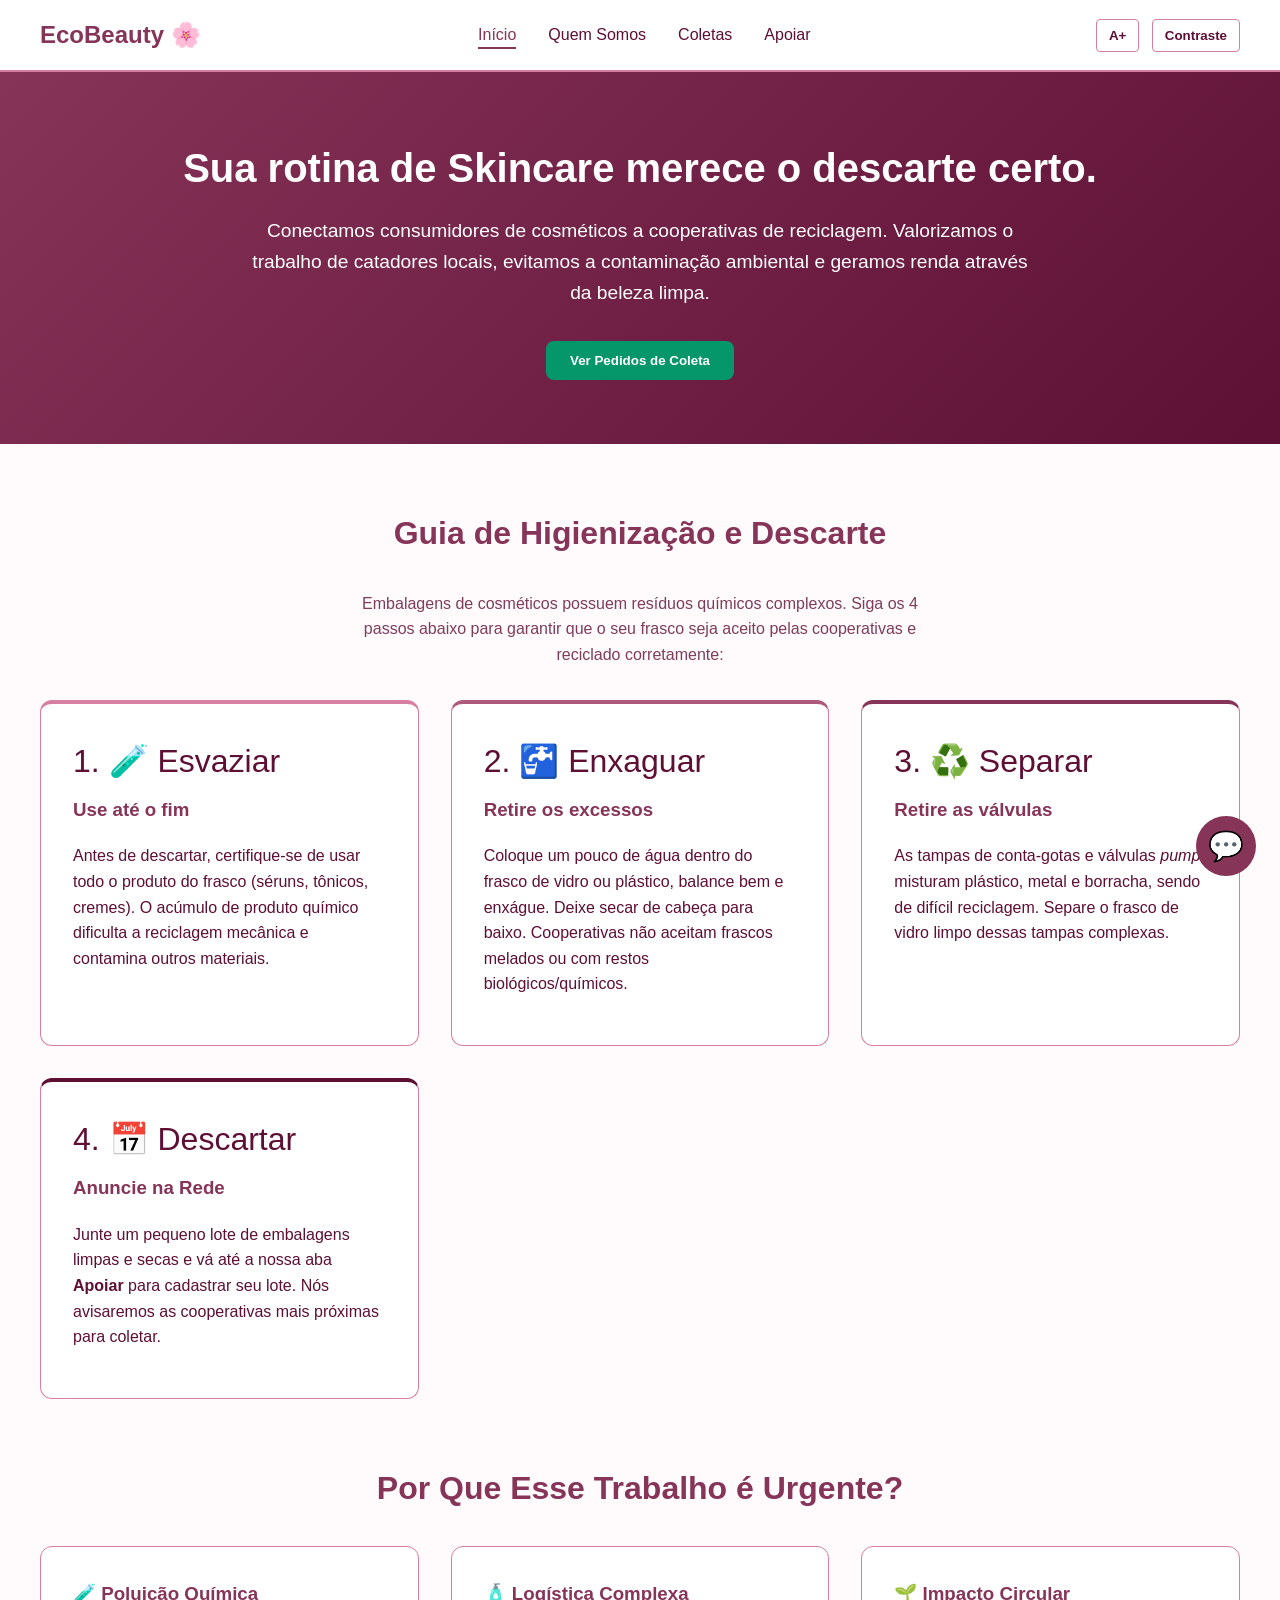
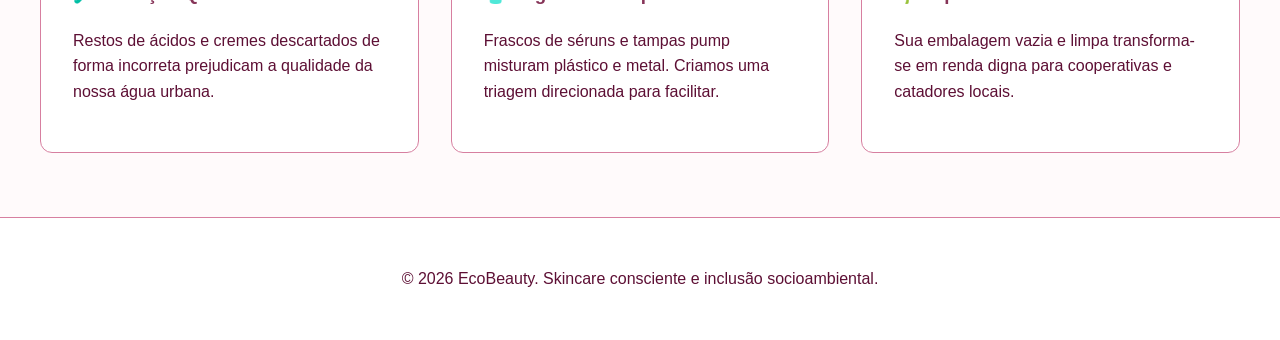
<file: index.html>
<!DOCTYPE html>
<html lang="pt-BR">
<head>
    <meta charset="UTF-8">
    <meta name="viewport" content="width=device-width, initial-scale=1.0">
    <title>EcoBeauty | Inteligência Circular em Skincare</title>
    <link rel="stylesheet" href="style.css">
</head>
<body>

    <header>
        <div class="container nav-container">
            <div class="logo">EcoBeauty 🌸</div>
            <nav aria-label="Navegação Principal">
                <ul class="nav-links">
                    <li><a href="#" class="tab-link active" data-tab="inicio">Início</a></li>
                    <li><a href="#" class="tab-link" data-tab="quem-somos">Quem Somos</a></li>
                    <li><a href="#" class="tab-link" data-tab="coletas">Coletas</a></li>
                    <li><a href="#" class="tab-link" data-tab="apoiar">Apoiar</a></li>
                </ul>
            </nav>
            <div class="accessibility-controls">
                <button onclick="toggleFontSize()">A+</button>
                <button onclick="toggleDarkMode()">Contraste</button>
            </div>
        </div>
    </header>

    <main>
        <section id="inicio" class="tab-content active-tab">
            <div class="hero">
                <div class="container">
                    <h1>Sua rotina de Skincare merece o descarte certo.</h1>
                    <p>Conectamos consumidores de cosméticos a cooperativas de reciclagem. Valorizamos o trabalho de catadores locais, evitamos a contaminação ambiental e geramos renda através da beleza limpa.</p>
                    <button class="btn" style="background-color: var(--secondary-color);" onclick="switchTab('coletas')">Ver Pedidos de Coleta</button>
                </div>
            </div>

            <div class="container" style="margin-top: var(--spacing-xl);">
                <h2 class="section-title">Guia de Higienização e Descarte</h2>
                <p style="text-align: center; max-width: 600px; margin: 0 auto var(--spacing-lg); color: var(--text-color); opacity: 0.8;">
                    Embalagens de cosméticos possuem resíduos químicos complexos. Siga os 4 passos abaixo para garantir que o seu frasco seja aceito pelas cooperativas e reciclado corretamente:
                </p>
                
                <div class="grid-container" style="margin-bottom: var(--spacing-xl);">
                    <article class="card" style="border-top: 4px solid var(--color-2);">
                        <div style="font-size: 2rem; margin-bottom: var(--spacing-sm);">1. 🧪 Esvaziar</div>
                        <h3>Use até o fim</h3>
                        <p>Antes de descartar, certifique-se de usar todo o produto do frasco (séruns, tônicos, cremes). O acúmulo de produto químico dificulta a reciclagem mecânica e contamina outros materiais.</p>
                    </article>

                    <article class="card" style="border-top: 4px solid var(--color-3);">
                        <div style="font-size: 2rem; margin-bottom: var(--spacing-sm);">2. 🚰 Enxaguar</div>
                        <h3>Retire os excessos</h3>
                        <p>Coloque um pouco de água dentro do frasco de vidro ou plástico, balance bem e enxágue. Deixe secar de cabeça para baixo. Cooperativas não aceitam frascos melados ou com restos biológicos/químicos.</p>
                    </article>

                    <article class="card" style="border-top: 4px solid var(--color-4);">
                        <div style="font-size: 2rem; margin-bottom: var(--spacing-sm);">3. ♻️ Separar</div>
                        <h3>Retire as válvulas</h3>
                        <p>As tampas de conta-gotas e válvulas <em>pump</em> misturam plástico, metal e borracha, sendo de difícil reciclagem. Separe o frasco de vidro limpo dessas tampas complexas.</p>
                    </article>

                    <article class="card" style="border-top: 4px solid var(--color-5);">
                        <div style="font-size: 2rem; margin-bottom: var(--spacing-sm);">4. 📅 Descartar</div>
                        <h3>Anuncie na Rede</h3>
                        <p>Junte um pequeno lote de embalagens limpas e secas e vá até a nossa aba <strong>Apoiar</strong> para cadastrar seu lote. Nós avisaremos as cooperativas mais próximas para coletar.</p>
                    </article>
                </div>
            </div>

            <div class="container">
                <h2 class="section-title">Por Que Esse Trabalho é Urgente?</h2>
                <div class="grid-container">
                    <article class="card">
                        <h3>🧪 Poluição Química</h3>
                        <p>Restos de ácidos e cremes descartados de forma incorreta prejudicam a qualidade da nossa água urbana.</p>
                    </article>
                    <article class="card">
                        <h3>🧴 Logística Complexa</h3>
                        <p>Frascos de séruns e tampas pump misturam plástico e metal. Criamos uma triagem direcionada para facilitar.</p>
                    </article>
                    <article class="card">
                        <h3>🌱 Impacto Circular</h3>
                        <p>Sua embalagem vazia e limpa transforma-se em renda digna para cooperativas e catadores locais.</p>
                    </article>
                </div>
            </div>
        </section>

        <section id="quem-somos" class="tab-content container">
            <h1 class="section-title">Nossa Jornada Sustentável</h1>
            <div class="card" style="margin-bottom: var(--spacing-xl); line-height: 1.8;">
                <p style="font-size: 1.15rem; margin-bottom: 16px;">
                    A <strong>EcoBeauty</strong> nasceu da união entre a paixão pela estética e o respeito profundo pelo meio ambiente. Percebemos que o mercado de cosméticos gera uma quantidade massiva de resíduos complexos que quase nunca são reciclados pelos canais tradicionais.
                </p>
                <p style="font-size: 1.15rem;">
                    Nossa plataforma atua como uma ponte inteligente: nós conectamos diretamente os consumidores e clínicas de estética com cooperativas e catadores de material reciclável locais.
                </p>
            </div>

            <div class="grid-container">
                <article class="card">
                    <h3>🌸 Missão</h3>
                    <p>Transformar o descarte da beleza em um ato de responsabilidade socioambiental, revertendo esses materiais em faturamento e dignidade para as cooperativas parceiras.</p>
                </article>
                <article class="card">
                    <h3>👁️ Visão</h3>
                    <p>Ser a plataforma de referência nacional em logística reversa para o mercado de cosméticos e estética, unindo tecnologia e preservação.</p>
                </article>
                <article class="card">
                    <h3>💎 Valores</h3>
                    <p><strong>• Inclusão Social:</strong> O catador como protagonista.<br><strong>• Estética Limpa:</strong> Beleza sem pegada negativa.<br><strong>• Transparência:</strong> Conexões diretas e éticas.</p>
                </article>
            </div>

            <h2 class="section-title">Quem Desenvolveu o Projeto</h2>
            <div class="team-container">
                <div class="team-member">
                    <div class="avatar-wrapper">
                        <img src="Sabrina-Assis.png.jpeg" alt="Foto de Sabrina Assis">
                    </div>
                    <h4>Sabrina Assis</h4>
                    <p>Fundadora & Dev</p>
                </div>
                <div class="team-member">
                    <div class="avatar-wrapper">
                        <img src="Leticia-Pessoa.png.jpeg" alt="Foto de Leticia Pessoa">
                    </div>
                    <h4>Leticia Pessoa</h4>
                    <p>Co-fundadora & Dev</p>
                </div>
            </div>
        </section>

        <section id="coletas" class="tab-content container">
            <h1 class="section-title">Lotes de Embalagens Prontos para Retirada</h1>
            <div class="grid-container">
                <article class="card">
                    <h2>Lote: Frascos de Vidro de Sérum</h2>
                    <p><strong>Clínica Estética Jardins</strong></p>
                    <div style="margin: 12px 0;"><span class="tag">Vidro Limpo</span></div>
                    <p>80 frascos higienizados prontos para triagem.</p>
                    <button class="btn" style="margin-top: 16px; background-color: var(--secondary-color);" onclick="alert('Coleta aceita!')">Aceitar Retirada</button>
                </article>
            </div>
        </section>

        <section id="apoiar" class="tab-content container">
            <div class="form-container">
                <h1 style="text-align: center; margin-bottom: 8px;">Colabore com a Rede</h1>
                <p style="text-align: center; margin-bottom: 32px;">Cadastre seu perfil ou anuncie seus frascos acumulados.</p>

                <form id="apoioForm">
                    <div class="form-group">
                        <label for="nome">Nome / Instituição</label>
                        <input type="text" id="nome" required placeholder="Digite seu nome">
                    </div>
                    <div class="form-group">
                        <label for="email">E-mail ou WhatsApp</label>
                        <input type="email" id="email" required placeholder="exemplo@email.com">
                    </div>
                    <div class="form-group">
                        <label for="perfil">Você se identifica como:</label>
                        <select id="perfil" required>
                            <option value="" disabled selected>Selecione uma opção...</option>
                            <option value="consumidor">Consumidor Consciente (Quero descartar)</option>
                            <option value="catador">Catador Autônomo (Quero coletar)</option>
                            <option value="cooperativa">Cooperativa de Reciclagem</option>
                        </select>
                    </div>
                    <div class="form-group">
                        <label for="habilidades">Quais materiais você tem para descarte?</label>
                        <textarea id="habilidades" rows="4" placeholder="Ex: Vidros de sérum, bisnagas..."></textarea>
                    </div>
                    <div style="display: flex; gap: 16px; margin-top: 32px;">
                        <button type="submit" class="btn" style="flex: 2;">Concluir Cadastro</button>
                        <button type="button" class="btn btn-secondary" style="flex: 1;" id="btnSalvar">Salvar</button>
                    </div>
                </form>
            </div>
        </section>
    </main>

    <div class="chatbot-wrapper">
        <button class="chatbot-toggle" onclick="toggleChat()">💬</button>
        <div class="chatbot-box" id="chatBox">
            <div class="chatbot-header">
                <span>GlowAssist 🌸</span>
                <button onclick="toggleChat()">&times;</button>
            </div>
            <div class="chatbot-messages" id="chatMessages">
                <div class="message bot-message">Olá! Sou o <strong>GlowAssist</strong>. Escreva sua dúvida ou digite uma palavra-chave: <br><br>• <strong>coletas</strong><br>• <strong>limpar</strong><br>• <strong>apoiar</strong></div>
            </div>
            <div class="chatbot-input-area">
                <input type="text" id="chatInput" placeholder="Digite aqui..." onkeypress="if(event.key==='Enter') sendChatMessage()">
                <button onclick="sendChatMessage()">Enviar</button>
            </div>
        </div>
    </div>

    <footer>
        <div class="container"><p>&copy; 2026 EcoBeauty. Skincare consciente e inclusão socioambiental.</p></div>
    </footer>

    <script>
        /* SISTEMA DE NAVEGAÇÃO POR ABAS (TABS) SEM RECARREGAR */
        const tabLinks = document.querySelectorAll('.tab-link');
        const tabContents = document.querySelectorAll('.tab-content');

        tabLinks.forEach(link => {
            link.addEventListener('click', (e) => {
                e.preventDefault();
                const targetTab = link.getAttribute('data-tab');
                switchTab(targetTab);
            });
        });

        function switchTab(tabId) {
            tabContents.forEach(content => content.classList.remove('active-tab'));
            tabLinks.forEach(link => link.classList.remove('active'));

            document.getElementById(tabId).classList.add('active-tab');
            const targetLink = document.querySelector(`[data-tab="${tabId}"]`);
            if(targetLink) targetLink.classList.add('active');
            
            window.scrollTo(0, 0);
        }

        /* MEMÓRIA DO MODO ESCURO E CONTRASTE */
        function toggleDarkMode() {
            const isDarkMode = document.body.classList.toggle('dark-mode');
            localStorage.setItem('darkMode', isDarkMode ? 'enabled' : 'disabled');
        }

        function toggleFontSize() {
            const isFontLarge = document.documentElement.classList.toggle('font-large');
            localStorage.setItem('fontLarge', isFontLarge ? 'enabled' : 'disabled');
        }

        window.addEventListener('DOMContentLoaded', () => {
            if (localStorage.getItem('darkMode') === 'enabled') document.body.classList.add('dark-mode');
            if (localStorage.getItem('fontLarge') === 'enabled') document.documentElement.classList.add('font-large');
        });

        /* CHATBOT INTERATIVO */
        function toggleChat() { document.getElementById('chatBox').classList.toggle('open'); }
        
        function sendChatMessage() {
            const input = document.getElementById('chatInput');
            const text = input.value.trim();
            if(!text) return;
            appendMessage(text, 'user-message');
            input.value = '';
            setTimeout(() => { appendMessage(getBotReply(text), 'bot-message'); }, 400);
        }

        function appendMessage(text, className) {
            const container = document.getElementById('chatMessages');
            if(container) {
                const msg = document.createElement('div'); msg.className = `message ${className}`;
                msg.innerHTML = text; container.appendChild(msg); container.scrollTop = container.scrollHeight;
            }
        }

        function getBotReply(userInput) {
            const input = userInput.toLowerCase();
            if(input.includes('coleta')) { switchTab('coletas'); return 'Mudei você para a aba de <strong>Coletas</strong> para ver os lotes disponíveis!'; }
            if(input.includes('limpar') || input.includes('higienizar')) return 'Lave bem os frascos de vidro e retire tampas plásticas para facilitar o trabalho dos catadores!';
            if(input.includes('apoiar') || input.includes('cadastrar')) { switchTab('apoiar'); return 'Mudei você para a aba de <strong>Apoiar</strong> onde está o formulário de cadastro!'; }
            return 'Ainda estou aprendendo! Tente palavras-chave como <strong>coletas</strong>, <strong>limpar</strong> ou <strong>apoiar</strong>.';
        }

        /* ENVIO DO FORMULÁRIO SEM RECARREGAR A PÁGINA */
        const apoioForm = document.getElementById('apoioForm');
        if(apoioForm) {
            apoioForm.addEventListener('submit', function(event) {
                event.preventDefault(); 
                alert('Cadastro concluído com sucesso! Obrigado por apoiar a EcoBeauty. 🌸');
                this.reset(); 
            });
        }

        /* COMPORTAMENTO DO BOTAO SALVAR */
        const btnSalvar = document.getElementById('btnSalvar');
        if(btnSalvar) {
            btnSalvar.addEventListener('click', function() {
                const btn = this; btn.innerText = "Salvo!"; btn.style.backgroundColor = "#d1fae5";
                setTimeout(() => { btn.innerText = "Salvar"; btn.style.backgroundColor = ""; }, 2000);
            });
        }
    </script>
</body>
</html>
</file>
<file: style.css>
/* ==========================================================================
   1. PALETA DE CORES PERSONALIZADA (Estética & Skincare)
   ========================================================================= */
:root {
    --color-1: #ffa5c4; 
    --color-2: #d77fa0; 
    --color-3: #ae5a7c; 
    --color-4: #863458; 
    --color-5: #5d0f34; 

    --bg-color: #fffafb;          
    --text-color: var(--color-5);  
    --primary-color: var(--color-4); 
    --primary-light: var(--color-1); 
    --secondary-color: #059669;    
    --secondary-light: #d1fae5;   
    --card-bg: #ffffff;           
    --border-color: var(--color-2); 
    
    --font-family: 'Segoe UI', Roboto, Helvetica, Arial, sans-serif;
    --spacing-sm: 8px;
    --spacing-md: 16px;
    --spacing-lg: 32px;
    --spacing-xl: 64px;
}

body.dark-mode {
    --bg-color: #240413;           
    --text-color: #fce7f3;         
    --primary-color: var(--color-2);
    --primary-light: #3d0520;
    --card-bg: #2d0619;
    --border-color: var(--color-3);
}

/* ==========================================================================
   2. CONFIGURAÇÕES DE BASE
   ========================================================================= */
html {
    font-size: 16px;
    transition: font-size 0.2s ease;
    scroll-behavior: smooth;
}

html.font-large {
    font-size: 22px; 
}

body {
    font-family: var(--font-family);
    font-size: 1rem;
    background-color: var(--bg-color);
    color: var(--text-color);
    line-height: 1.6;
    margin: 0;
    padding: 0;
    transition: background-color 0.3s ease, color 0.3s ease;
}

.container {
    max-width: 1200px;
    margin: 0 auto;
    padding: 0 var(--spacing-md);
}

/* ==========================================================================
   3. CABEÇALHO E NAVEGAÇÃO
   ========================================================================= */
header {
    background-color: var(--card-bg);
    border-bottom: 2px solid var(--border-color);
    position: sticky;
    top: 0;
    z-index: 100;
}

.nav-container {
    display: flex;
    justify-content: space-between;
    align-items: center;
    padding: var(--spacing-md) 0;
}

.logo {
    font-size: 1.5rem;
    font-weight: bold;
    color: var(--primary-color);
}

.nav-links {
    display: flex;
    gap: var(--spacing-lg);
    list-style: none;
    margin: 0;
    padding: 0;
}

.nav-links a {
    color: var(--text-color);
    font-weight: 500;
    text-decoration: none;
    transition: color 0.2s;
    padding-bottom: 4px;
}

.nav-links a:hover, .nav-links a.active {
    color: var(--primary-color) !important;
    border-bottom: 2px solid var(--primary-color);
}

.accessibility-controls button {
    background: none;
    border: 1px solid var(--border-color);
    padding: var(--spacing-sm) 12px;
    border-radius: 4px;
    cursor: pointer;
    color: var(--text-color);
    font-weight: bold;
    margin-left: var(--spacing-sm);
}

.accessibility-controls button:hover {
    background-color: var(--primary-light);
    color: var(--primary-color);
}

/* ==========================================================================
   4. COMPONENTES E CARDS
   ========================================================================= */
.btn {
    display: inline-block;
    background-color: var(--primary-color);
    color: white;
    padding: 12px 24px;
    border-radius: 8px;
    border: none;
    font-weight: 600;
    cursor: pointer;
    text-align: center;
    text-decoration: none;
}

.btn-secondary {
    background-color: transparent;
    color: var(--text-color);
    border: 1px solid var(--border-color);
}

.hero {
    background: linear-gradient(135deg, var(--color-4) 0%, var(--color-5) 100%);
    color: white;
    text-align: center;
    padding: var(--spacing-xl) 0;
}

.hero h1 { font-size: 2.5rem; margin-bottom: var(--spacing-md); margin-top: 0; }
.hero p { font-size: 1.2rem; max-width: 800px; margin: 0 auto var(--spacing-lg); }

.section-title {
    text-align: center;
    margin: var(--spacing-xl) 0 var(--spacing-lg);
    font-size: 2rem;
    color: var(--primary-color);
}

.grid-container {
    display: grid;
    grid-template-columns: repeat(auto-fit, minmax(300px, 1fr));
    gap: var(--spacing-lg);
    margin-bottom: var(--spacing-xl);
}

.card {
    background-color: var(--card-bg);
    border: 1px solid var(--border-color);
    border-radius: 12px;
    padding: var(--spacing-lg);
}

.card h3 { color: var(--primary-color); margin-top: 0; }

.tag {
    display: inline-block;
    background-color: var(--secondary-light);
    color: #065f46;
    padding: 4px 12px;
    border-radius: 9999px;
    font-size: 0.85rem;
    font-weight: bold;
}

/* ==========================================================================
   5. SEÇÃO DOS AVATARES
   ========================================================================= */
.team-container {
    display: flex;
    justify-content: center;
    gap: var(--spacing-xl);
    flex-wrap: wrap;
    margin-top: var(--spacing-xl);
}

.team-member { text-align: center; max-width: 220px; }

.avatar-wrapper {
    width: 150px;
    height: 150px;
    margin: 0 auto var(--spacing-md);
    border-radius: 50%;
    border: 4px solid var(--primary-color);
    overflow: hidden;
    background-color: var(--primary-light);
}

.avatar-wrapper img { width: 100%; height: 100%; object-fit: cover; }
.team-member h4 { margin: 8px 0 4px; color: var(--text-color); font-size: 1.2rem; }
.team-member p { margin: 0; color: var(--primary-color); font-size: 0.9rem; font-weight: bold; }

/* ==========================================================================
   6. FORMULÁRIOS
   ========================================================================= */
.form-container {
    max-width: 600px;
    margin: var(--spacing-lg) auto;
    background-color: var(--card-bg);
    padding: var(--spacing-xl);
    border-radius: 12px;
    border: 1px solid var(--border-color);
}

.form-group { margin-bottom: var(--spacing-lg); }
.form-group label { display: block; margin-bottom: var(--spacing-sm); font-weight: 600; }
.form-group input, .form-group select, .form-group textarea {
    width: 100%; padding: 12px; border: 1px solid var(--border-color); border-radius: 8px;
    background-color: var(--bg-color); color: var(--text-color); box-sizing: border-box; font-size: 1rem;
}

/* ==========================================================================
   7. CHATBOT (GlowAssist)
   ========================================================================= */
.chatbot-wrapper { position: fixed; bottom: 24px; right: 24px; z-index: 1000; }
.chatbot-toggle { 
    background-color: var(--primary-color); color: white; border: none; width: 60px; height: 60px; 
    border-radius: 50%; font-size: 1.8rem; cursor: pointer; display: flex; align-items: center; justify-content: center; 
}
.chatbot-box { 
    display: none; position: absolute; bottom: 72px; right: 0; width: 330px; height: 430px; 
    background-color: var(--card-bg); border: 1px solid var(--border-color); border-radius: 12px; flex-direction: column; overflow: hidden; 
}
.chatbot-box.open { display: flex; }
.chatbot-header { background-color: var(--primary-color); color: white; padding: var(--spacing-md); font-weight: bold; display: flex; justify-content: space-between; align-items: center; }
.chatbot-header button { background: none; border: none; color: white; font-size: 1.5rem; cursor: pointer; }
.chatbot-messages { flex: 1; padding: var(--spacing-md); overflow-y: auto; display: flex; flex-direction: column; gap: var(--spacing-sm); background-color: var(--bg-color); }
.message { padding: 10px 14px; border-radius: 8px; font-size: 0.9rem; max-width: 85%; }
.bot-message { background-color: var(--card-bg); color: var(--text-color); align-self: flex-start; border: 1px solid var(--border-color); }
.user-message { background-color: var(--primary-color); color: white; align-self: flex-end; }
.chatbot-input-area { display: flex; padding: var(--spacing-sm); background-color: var(--card-bg); border-top: 1px solid var(--border-color); gap: 8px; }
.chatbot-input-area input { flex: 1; padding: 8px 12px; border: 1px solid var(--border-color); border-radius: 6px; background-color: var(--bg-color); color: var(--text-color); }
.chatbot-input-area button { background-color: var(--primary-color); color: white; border: none; padding: 0 16px; border-radius: 6px; cursor: pointer; font-weight: bold; }

/* ==========================================================================
   8. OCULTAÇÃO DINÂMICA DAS ABAS
   ========================================================================= */
.tab-content { display: none; }
.tab-content.active-tab { display: block; }

footer { text-align: center; padding: var(--spacing-lg) 0; border-top: 1px solid var(--border-color); background-color: var(--card-bg); margin-top: var(--spacing-xl); }
</file>
